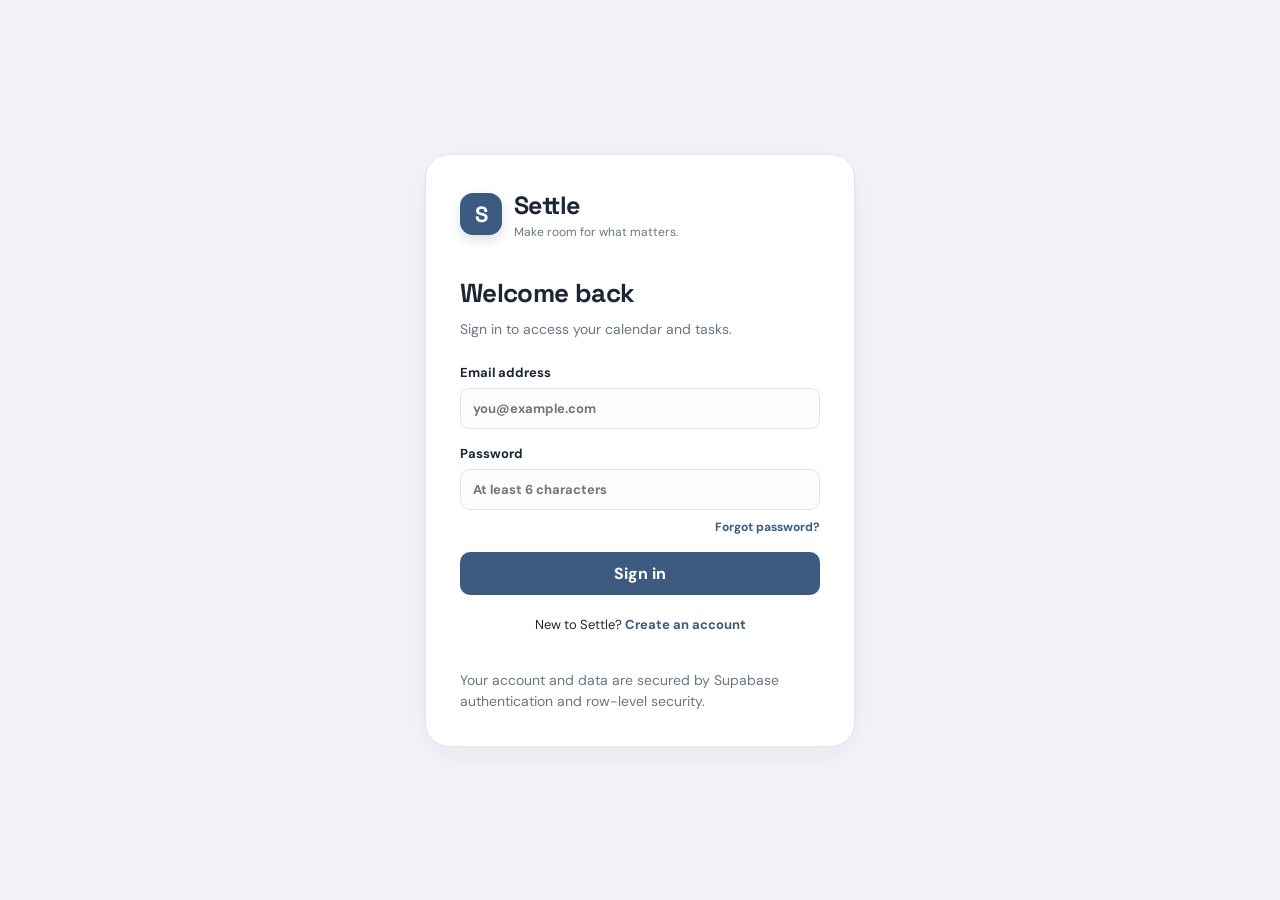
<file: index.html>
<!doctype html>
<html lang="en">
<head>
  <meta charset="utf-8" />
  <meta name="viewport" content="width=device-width, initial-scale=1" />
  <meta name="theme-color" content="#3d5a80" />
  <title>Settle — your time, in place</title>
  <link rel="preconnect" href="https://fonts.googleapis.com">
  <link href="https://fonts.googleapis.com/css2?family=DM+Sans:wght@400;500;600;700&family=Space+Grotesk:wght@500;600;700&display=swap" rel="stylesheet">
  <link rel="stylesheet" href="styles.css" />
</head>
<body>
  <div id="authScreen" class="auth-shell">
    <section class="auth-card">
      <div class="brand"><div class="brand-mark">S</div><div><h1>Settle</h1><p>Make room for what matters.</p></div></div>
      <h2 id="authHeading">Welcome back</h2>
      <p class="muted" id="authDescription">Sign in to access your calendar and tasks.</p>
      <form id="authForm" class="stack">
        <label>Email address<input id="authEmail" type="email" autocomplete="email" placeholder="you@example.com" required></label>
        <label>Password<input id="authPassword" type="password" autocomplete="current-password" minlength="6" placeholder="At least 6 characters" required></label>
        <button id="forgotLink" class="link-button tiny" type="button" style="justify-self:end;margin-top:-8px">Forgot password?</button>
        <button id="authSubmit" class="primary wide" type="submit">Sign in</button>
      </form>
      <p class="auth-switch"><span id="authSwitchText">New to Settle?</span> <button id="authSwitch" class="link-button" type="button">Create an account</button></p>
      <p id="authMessage" class="message" role="status"></p>
      <p class="tiny muted">Your account and data are secured by Supabase authentication and row-level security.</p>
    </section>
  </div>

  <div id="appShell" class="app-shell hidden">
    <aside class="sidebar">
      <div class="brand side-brand"><div class="brand-mark">S</div><div><h1>Settle</h1><p>Plan with a little more ease.</p></div></div>
      <div class="nav-label">WORKSPACE</div>
      <button class="nav-item active" data-view="calendar"><span>▦</span> Calendar</button>
      <button class="nav-item" data-view="board"><span>☷</span> Task board</button>
      <button class="nav-item" data-view="history"><span>↺</span> Completion history</button>
      <div class="sidebar-bottom"><div class="user-chip"><div class="avatar" id="userAvatar">S</div><div class="user-meta"><strong id="userEmail">Signed in</strong><span>Personal workspace</span></div></div><button id="signOutBtn" class="secondary wide">Sign out</button></div>
    </aside>

    <main class="main-content">
      <header class="topbar"><div><p class="eyebrow" id="viewEyebrow">YOUR WEEK</p><h2 id="viewTitle">Calendar</h2></div><div class="topbar-actions"><span id="syncStatus" class="sync-status">Connecting…</span><button id="newTaskTop" class="primary">＋ New task</button></div></header>

      <section id="taskComposer" class="panel composer hidden">
        <div class="panel-heading"><div><h3>Create a task</h3><p class="muted">Add it to your board now, and schedule it whenever you're ready.</p></div><button id="closeComposer" class="icon-button" aria-label="Close">×</button></div>
        <form id="taskForm" class="form-grid">
          <label class="span-2">Task name<input id="taskTitle" maxlength="180" placeholder="e.g. Study for ENSE 352" required></label>
          <label>First date<input id="taskDate" type="date"></label>
          <label>Status<select id="taskStatus"><option value="todo">To Do</option><option value="in_progress">In Progress</option><option value="done">Done</option></select></label>
          <label>Start time<select id="taskStart"></select></label>
          <label>End time<select id="taskEnd"></select></label>
          <label class="span-2">Repeat<select id="taskRepeat"><option value="none">Does not repeat</option><option value="weekly">Weekly on selected days</option></select></label>
          <fieldset id="repeatDaysField" class="span-2 hidden"><legend>Repeat on</legend><div class="weekday-picker" id="repeatDays"><label><input type="checkbox" value="1"> Mon</label><label><input type="checkbox" value="2"> Tue</label><label><input type="checkbox" value="3"> Wed</label><label><input type="checkbox" value="4"> Thu</label><label><input type="checkbox" value="5"> Fri</label><label><input type="checkbox" value="6"> Sat</label><label><input type="checkbox" value="0"> Sun</label></div><label class="end-date-label">Repeat until (optional)<input id="repeatUntil" type="date"></label><p class="tiny muted">Future occurrences stay scheduled even if an earlier one becomes overdue.</p></fieldset>
          <div class="form-actions span-2"><button id="cancelTask" class="secondary" type="button">Cancel</button><button class="primary" type="submit">Save task</button></div>
        </form>
      </section>

      <section id="calendarView" class="view-section">
        <div class="view-toolbar"><div class="week-navigation"><button id="prevWeek" class="icon-button" aria-label="Previous week">‹</button><strong id="weekLabel"></strong><button id="nextWeek" class="icon-button" aria-label="Next week">›</button><button id="todayBtn" class="secondary small">Today</button></div><p class="tiny muted">Drag a task to another day or time. Drag it back to Unscheduled to remove its date.</p></div>
        <div class="unscheduled-zone" id="unscheduledZone"><div><strong>Unscheduled</strong><span class="muted tiny">Drop tasks here to remove their scheduled date.</span></div><div id="unscheduledCards" class="unscheduled-cards"></div></div>
        <div class="calendar-scroll"><div id="calendarGrid" class="calendar-grid"></div></div>
      </section>

      <section id="boardView" class="view-section hidden">
        <div class="view-toolbar"><p class="muted">Move cards between columns to update their status. Recurring tasks are tracked one occurrence at a time.</p></div>
        <div class="kanban-board">
          <section class="kanban-column" data-status="todo"><header><h3>To Do</h3><span class="count">0</span></header><div class="kanban-cards" data-drop-status="todo"></div></section>
          <section class="kanban-column" data-status="in_progress"><header><h3>In Progress</h3><span class="count">0</span></header><div class="kanban-cards" data-drop-status="in_progress"></div></section>
          <section class="kanban-column" data-status="done"><header><h3>Done</h3><span class="count">0</span></header><div class="kanban-cards" data-drop-status="done"></div></section>
        </div>
      </section>

      <section id="historyView" class="view-section hidden">
        <div class="view-toolbar"><p class="muted">A record of completed task occurrences. Completing one recurring task does not complete future occurrences.</p></div>
        <div id="historyList" class="history-list"></div>
      </section>
      <div id="appMessage" class="app-message" role="status"></div>
    </main>
  </div>
  <script type="module" src="app.js"></script>
</body>
</html>
</file>
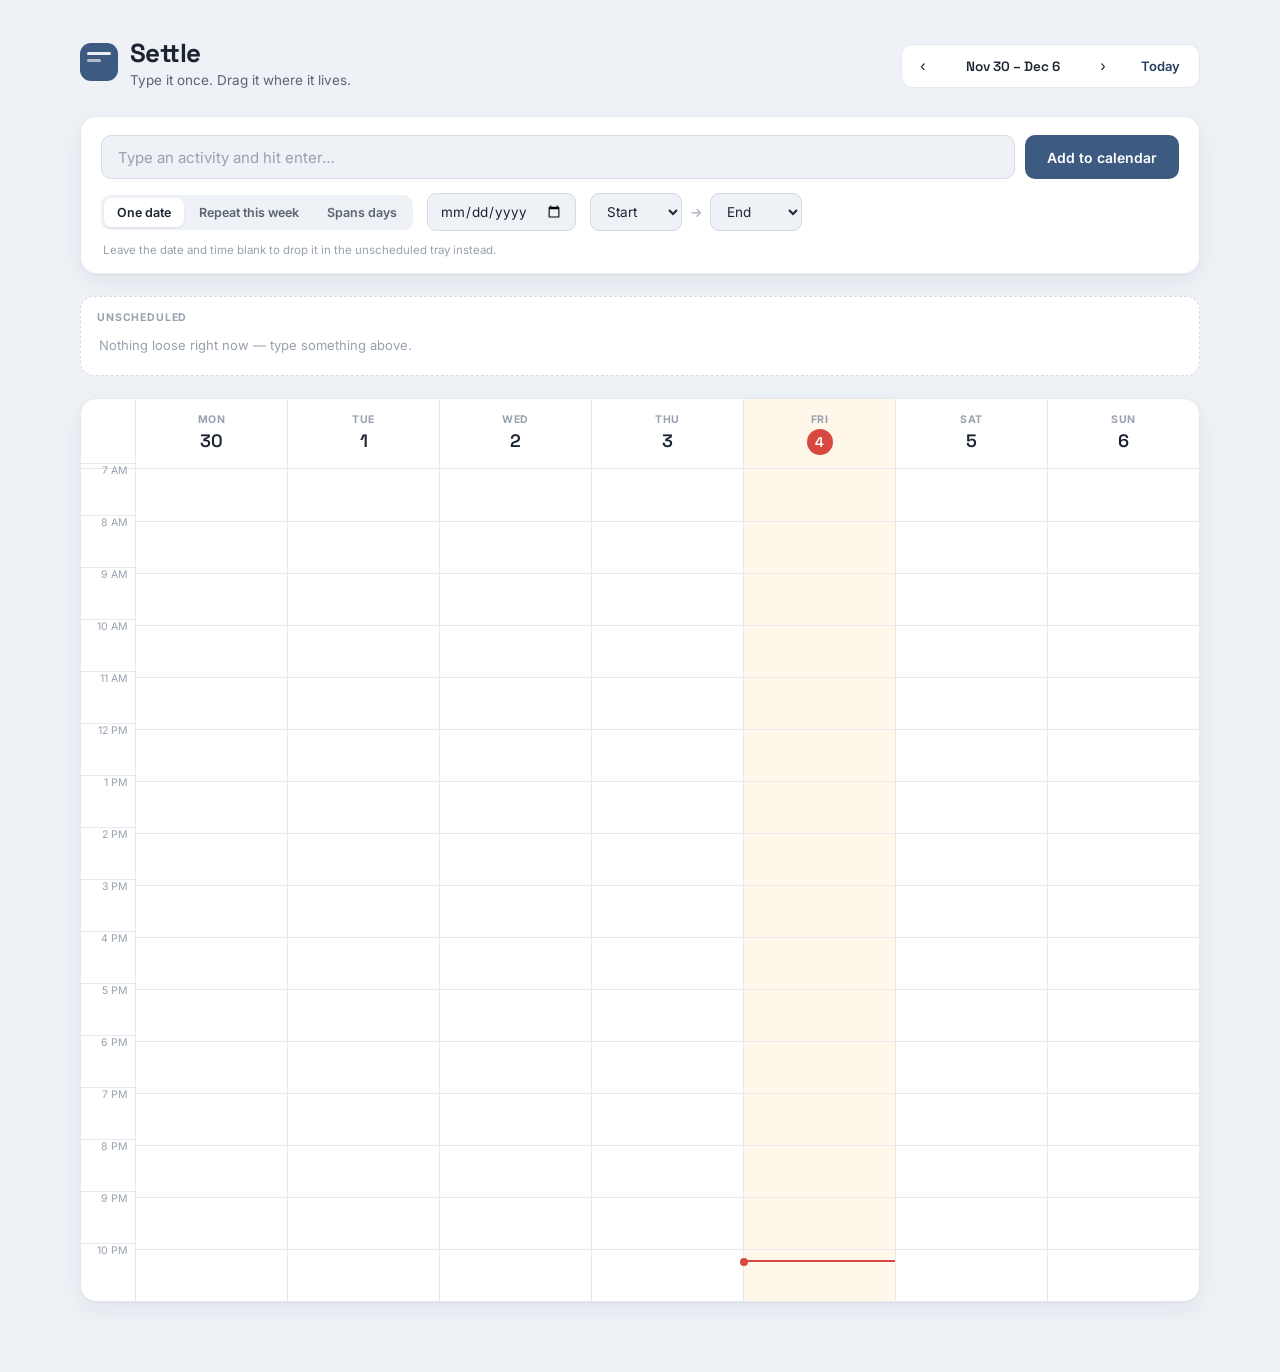
<file: settle.html>
<!DOCTYPE html>
<html lang="en">
<head>
<meta charset="UTF-8">
<meta name="viewport" content="width=device-width, initial-scale=1.0">
<title>Settle — a calendar that keeps up</title>
<style>
  @import url('https://fonts.googleapis.com/css2?family=Space+Grotesk:wght@500;600;700&family=Inter:wght@400;500;600&display=swap');

  :root{
    --bg:#EEF1F6;
    --ink:#1B2430;
    --sub:#5B6472;
    --faint:#98A1AE;
    --line:#D6DBE4;
    --line-soft:#E6E9F0;
    --card:#FFFFFF;
    --today-wash:#FFF8EA;
    --accent:#3D5A80;
    --accent-l:#E4EBF3;
    --accent-dark:#26415F;
    --now-line:#D9483F;

    --accent1:#3D5A80; --accent1-l:#E4EBF3;
    --accent2:#5C8A63; --accent2-l:#E7EFE6;
    --accent3:#C77B27; --accent3-l:#F6EADA;
    --accent4:#7C6992; --accent4-l:#ECE8F1;
    --accent5:#B2555F; --accent5-l:#F4E1E2;
    --accent6:#3E8E8E; --accent6-l:#E1EFEF;

    --shadow-card:0 1px 2px rgba(27,36,48,0.04), 0 8px 24px rgba(27,36,48,0.06);
    --shadow-pop:0 6px 20px rgba(27,36,48,0.14);
  }
  *{box-sizing:border-box;}
  body{
    margin:0;
    background:var(--bg);
    color:var(--ink);
    font-family:'Inter',sans-serif;
    padding:36px 32px 70px;
    -webkit-font-smoothing:antialiased;
  }
  .wrap{max-width:1120px;margin:0 auto;}

  header{
    display:flex;
    justify-content:space-between;
    align-items:flex-end;
    flex-wrap:wrap;
    gap:16px;
    margin-bottom:28px;
  }
  .brand{display:flex;align-items:center;gap:12px;}
  .brand .mark{
    width:38px;height:38px;
    border-radius:11px;
    background:var(--accent);
    position:relative;
    flex:none;
  }
  .brand .mark::before, .brand .mark::after{
    content:'';
    position:absolute;
    background:var(--card);
    border-radius:2px;
  }
  .brand .mark::before{ top:9px; left:7px; width:24px; height:3px; opacity:.9;}
  .brand .mark::after{ top:16px; left:7px; width:14px; height:3px; opacity:.6;}
  .brand h1{
    font-family:'Space Grotesk',sans-serif;
    font-size:26px;
    font-weight:700;
    margin:0;
    letter-spacing:-0.02em;
  }
  .brand p{
    margin:2px 0 0;
    color:var(--sub);
    font-size:13.5px;
  }
  .weeknav{
    display:flex;
    align-items:center;
    gap:8px;
    background:var(--card);
    border:1px solid var(--line-soft);
    border-radius:12px;
    padding:5px;
  }
  .weeknav button{
    background:transparent;
    border:none;
    border-radius:8px;
    width:32px;height:32px;
    font-size:16px;
    cursor:pointer;
    color:var(--ink);
    display:flex;align-items:center;justify-content:center;
  }
  .weeknav button:hover{background:var(--bg);}
  #todayBtn{width:auto;padding:0 14px;font-family:'Inter';font-size:13px;font-weight:600;color:var(--accent-dark);}
  #weekLabel{
    font-size:13.5px;
    font-weight:600;
    color:var(--ink);
    min-width:132px;
    text-align:center;
    font-family:'Space Grotesk';
  }

  .composer{
    background:var(--card);
    border:1px solid var(--line-soft);
    border-radius:16px;
    padding:18px 20px 16px;
    margin-bottom:22px;
    box-shadow:var(--shadow-card);
  }
  .composer-top{
    display:flex;
    gap:10px;
    margin-bottom:14px;
  }
  #newActivity{
    flex:1;
    height:44px;
    border-radius:10px;
    border:1px solid var(--line);
    background:var(--bg);
    padding:0 16px;
    font-size:15px;
    font-family:'Inter';
    color:var(--ink);
    outline:none;
    transition:border-color .12s, background .12s;
  }
  #newActivity:focus{border-color:var(--accent);background:var(--card);}
  #newActivity::placeholder{color:var(--faint);}

  #addBtn{
    height:44px;
    padding:0 22px;
    border-radius:10px;
    border:none;
    background:var(--accent);
    color:#fff;
    font-size:14px;
    font-weight:600;
    cursor:pointer;
    font-family:'Inter';
    flex:none;
    transition:background .12s, transform .08s;
  }
  #addBtn:hover{background:var(--accent-dark);}
  #addBtn:active{transform:scale(0.97);}

  .composer-row{
    display:flex;
    align-items:center;
    flex-wrap:wrap;
    gap:14px;
  }

  .segmented{
    display:flex;
    background:var(--bg);
    border-radius:9px;
    padding:3px;
    gap:2px;
    flex:none;
  }
  .segmented button{
    border:none;
    background:transparent;
    padding:7px 13px;
    font-size:12.5px;
    font-weight:600;
    font-family:'Inter';
    color:var(--sub);
    border-radius:7px;
    cursor:pointer;
    white-space:nowrap;
  }
  .segmented button.active{
    background:var(--card);
    color:var(--ink);
    box-shadow:0 1px 2px rgba(27,36,48,0.08);
  }

  .composer-field-group{
    display:flex;
    align-items:center;
    gap:8px;
  }
  #newDate, #newHourStart, #newHourEnd, #repeatUntil{
    height:38px;
    border-radius:9px;
    border:1px solid var(--line);
    background:var(--bg);
    padding:0 12px;
    font-size:13.5px;
    font-family:'Inter';
    color:var(--ink);
    outline:none;
    cursor:pointer;
  }
  #newDate:focus, #newHourStart:focus, #newHourEnd:focus, #repeatUntil:focus{border-color:var(--accent);}
  #newDate:invalid, #repeatUntil:invalid{color:var(--faint);}
  #newHourStart, #newHourEnd{min-width:92px;}
  .qa-arrow{color:var(--faint);font-size:13px;}

  .daypicker{
    display:flex;
    gap:5px;
  }
  .daypicker button{
    width:32px;height:32px;
    border-radius:50%;
    border:1px solid var(--line);
    background:var(--bg);
    color:var(--sub);
    font-size:11.5px;
    font-weight:700;
    cursor:pointer;
    font-family:'Inter';
    transition:all .1s;
  }
  .daypicker button:hover{border-color:var(--accent);color:var(--accent-dark);}
  .daypicker button.active{
    background:var(--accent);
    border-color:var(--accent);
    color:#fff;
  }

  .qa-hint{
    font-size:11.5px;
    color:var(--faint);
    margin:12px 2px 0;
  }

  .tray{
    background:var(--card);
    border:1px dashed var(--line);
    border-radius:14px;
    padding:14px 16px;
    margin-bottom:22px;
    min-height:60px;
    transition:background .15s, border-color .15s;
  }
  .tray.dragover{background:var(--accent-l);border-color:var(--accent);border-style:solid;}
  .tray-label{
    font-size:10.5px;
    text-transform:uppercase;
    letter-spacing:.08em;
    color:var(--faint);
    font-weight:700;
    display:block;
    margin-bottom:9px;
  }
  .tray-cards{
    display:flex;
    flex-wrap:wrap;
    gap:8px;
    min-height:28px;
  }
  .tray-empty{
    font-size:13px;
    color:var(--faint);
    padding:4px 2px;
  }

  .grid-wrap{
    overflow-x:auto;
    background:var(--card);
    border:1px solid var(--line-soft);
    border-radius:16px;
    padding:0;
    box-shadow:var(--shadow-card);
  }
  .banner-row{
    display:grid;
    grid-template-columns:54px repeat(7,minmax(122px,1fr));
    min-width:900px;
    border-bottom:1px solid var(--line-soft);
    padding:7px 0;
    row-gap:5px;
  }
  .banner-row:empty{display:none;padding:0;border-bottom:none;}
  .banner-pill{
    border-radius:999px;
    background:var(--c-l,var(--accent1-l));
    border-left:3px solid var(--c,var(--accent1));
    font-size:11px;
    font-weight:600;
    line-height:1;
    padding:5px 10px;
    color:#20242b;
    white-space:nowrap;
    overflow:hidden;
    text-overflow:ellipsis;
    margin:0 2px;
    display:flex;
    align-items:center;
    justify-content:space-between;
    gap:6px;
  }
  .banner-pill .x{
    font-size:10px;
    color:#8b93a0;
    opacity:0;
    cursor:pointer;
    flex:none;
  }
  .banner-pill:hover .x{opacity:1;}
  .banner-pill .x:hover{color:#c0392b;}
  .grid{
    display:grid;
    grid-template-columns:54px repeat(7,minmax(122px,1fr));
    min-width:900px;
    position:relative;
  }
  .corner{border-bottom:1px solid var(--line-soft);grid-row:1;grid-column:1;}
  .daycol-head{
    text-align:center;
    padding:14px 4px 13px;
    border-bottom:1px solid var(--line-soft);
    border-left:1px solid var(--line-soft);
    grid-row:1;
  }
  .daycol-head .dname{
    font-size:10.5px;
    color:var(--faint);
    text-transform:uppercase;
    letter-spacing:.06em;
    font-weight:700;
  }
  .daycol-head .dnum{
    font-family:'Space Grotesk';
    font-size:18px;
    font-weight:600;
    margin-top:3px;
    color:var(--ink);
  }
  .daycol-head.istoday{background:var(--today-wash);}
  .daycol-head.istoday .dnum{
    color:#fff;
    background:var(--now-line);
    width:26px;height:26px;
    border-radius:50%;
    display:flex;align-items:center;justify-content:center;
    margin:3px auto 0;
    font-size:14px;
  }

  .hour-label{
    font-size:10.5px;
    color:var(--faint);
    text-align:right;
    padding:0 8px 0 0;
    border-top:1px solid var(--line-soft);
    white-space:nowrap;
    grid-column:1;
    transform:translateY(-6px);
  }
  .daycol{
    position:relative;
    border-left:1px solid var(--line-soft);
    grid-column:auto;
  }
  .daycol.istoday{background:var(--today-wash);}
  .hourline{
    position:absolute;
    left:0;right:0;
    border-top:1px solid var(--line-soft);
    pointer-events:none;
  }
  .daycol.dragover{background:var(--accent-l);}

  .now-line{
    position:absolute;
    left:0;right:0;
    height:0;
    border-top:2px solid var(--now-line);
    z-index:4;
    pointer-events:none;
  }
  .now-line::before{
    content:'';
    position:absolute;
    left:-4px;top:-4px;
    width:8px;height:8px;
    border-radius:50%;
    background:var(--now-line);
  }

  .ev{
    position:absolute;
    left:3px;right:3px;
    background:var(--c-l,var(--accent1-l));
    border-left:3px solid var(--c,var(--accent1));
    border-radius:8px;
    padding:5px 8px;
    font-size:12px;
    font-weight:500;
    line-height:1.3;
    cursor:grab;
    color:#20242b;
    overflow:hidden;
    z-index:2;
    transition:box-shadow .1s;
  }
  .ev:hover{box-shadow:var(--shadow-pop);}
  .ev .evtime{
    display:block;
    font-size:10px;
    color:var(--sub);
    font-weight:500;
    margin-top:1px;
    opacity:.85;
  }
  .ev:active{cursor:grabbing;}
  .ev.dragging{opacity:.35;}
  .ev .x{
    position:absolute;
    top:3px;right:4px;
    font-size:11px;
    color:#8b93a0;
    opacity:0;
    cursor:pointer;
    line-height:1;
    padding:3px;
    border-radius:4px;
  }
  .ev:hover .x{opacity:1;}
  .ev .x:hover{color:#fff;background:#c0392b;}
  .resize-handle{
    position:absolute;
    left:0;right:0;bottom:0;
    height:8px;
    cursor:ns-resize;
    opacity:0;
    transition:opacity .12s;
  }
  .resize-handle::after{
    content:'';
    position:absolute;
    left:50%;bottom:2px;
    width:22px;height:3px;
    transform:translateX(-50%);
    border-radius:2px;
    background:var(--c,var(--accent1));
  }
  .ev:hover .resize-handle{opacity:.65;}
  .ev.resizing{z-index:5;box-shadow:var(--shadow-pop);}

  .traycard{
    background:var(--c-l,var(--accent1-l));
    border-left:3px solid var(--c,var(--accent1));
    border-radius:8px;
    padding:6px 10px;
    font-size:12.5px;
    font-weight:500;
    line-height:1.3;
    cursor:grab;
    position:relative;
    color:#20242b;
    word-break:break-word;
    max-width:220px;
    transition:box-shadow .1s;
  }
  .traycard:hover{box-shadow:var(--shadow-pop);}
  .traycard:active{cursor:grabbing;}
  .traycard.dragging{opacity:.35;}
  .traycard .x{
    margin-left:7px;
    font-size:11px;
    color:#8b93a0;
    opacity:0;
    cursor:pointer;
  }
  .traycard:hover .x{opacity:1;}
  .traycard .x:hover{color:#c0392b;}

  .ev.settle, .traycard.settle{
    animation:settle .32s cubic-bezier(.34,1.56,.64,1);
  }
  @keyframes settle{
    0%{transform:scale(.85);}
    60%{transform:scale(1.04);}
    100%{transform:scale(1);}
  }

  @media (max-width:640px){
    body{padding:22px 14px 56px;}
    header{flex-direction:column;align-items:flex-start;}
    .composer-top{flex-direction:column;}
    #addBtn{width:100%;}
    .composer-row{flex-direction:column;align-items:stretch;}
    .segmented{align-self:flex-start;}
  }
</style>
</head>
<body>
<div class="wrap">
  <header>
    <div class="brand">
      <div class="mark" aria-hidden="true"></div>
      <div>
        <h1>Settle</h1>
        <p>Type it once. Drag it where it lives.</p>
      </div>
    </div>
    <div class="weeknav">
      <button id="prevWeek" aria-label="Previous week">‹</button>
      <span id="weekLabel"></span>
      <button id="nextWeek" aria-label="Next week">›</button>
      <button id="todayBtn">Today</button>
    </div>
  </header>

  <div class="composer">
    <div class="composer-top">
      <input id="newActivity" placeholder="Type an activity and hit enter…" autocomplete="off">
      <button id="addBtn">Add to calendar</button>
    </div>
    <div class="composer-row">
      <div class="segmented" id="modeSwitch">
        <button type="button" data-mode="date" class="active">One date</button>
        <button type="button" data-mode="days">Repeat this week</button>
        <button type="button" data-mode="range">Spans days</button>
      </div>

      <div class="composer-field-group" id="dateField">
        <input id="newDate" type="date">
      </div>

      <div class="composer-field-group" id="daysField" style="display:none;">
        <div class="daypicker" id="dayPicker">
          <button type="button" data-day="0">M</button>
          <button type="button" data-day="1">T</button>
          <button type="button" data-day="2">W</button>
          <button type="button" data-day="3">T</button>
          <button type="button" data-day="4">F</button>
          <button type="button" data-day="5">S</button>
          <button type="button" data-day="6">S</button>
        </div>
        <span class="qa-arrow">until</span>
        <input id="repeatUntil" type="date" title="Repeat until this date (optional)">
      </div>

      <div class="composer-field-group" id="rangeField" style="display:none;">
        <input id="rangeStart" type="date" title="Starts">
        <span class="qa-arrow">→</span>
        <input id="rangeEnd" type="date" title="Ends">
      </div>

      <div class="composer-field-group" id="timeField">
        <select id="newHourStart"></select>
        <span class="qa-arrow">→</span>
        <select id="newHourEnd"></select>
      </div>
    </div>
    <p class="qa-hint" id="qaHint">Leave the date and time blank to drop it in the unscheduled tray instead.</p>
  </div>

  <div class="tray" id="tray">
    <span class="tray-label">Unscheduled</span>
    <div class="tray-cards" id="trayCards"></div>
  </div>

  <div class="grid-wrap">
    <div class="banner-row" id="bannerRow"></div>
    <div class="grid" id="grid"></div>
  </div>
</div>

<script>
const STORAGE_KEY = 'settle-events';
const START_HOUR = 7, END_HOUR = 22, BOUND_END = END_HOUR + 1;
const ROW_HEIGHT = 52;
const COLORS = [
  ['--accent1','--accent1-l'],
  ['--accent2','--accent2-l'],
  ['--accent3','--accent3-l'],
  ['--accent4','--accent4-l'],
  ['--accent5','--accent5-l'],
  ['--accent6','--accent6-l'],
];

/* ---- Optional cross-device sync ----
   Fill these in once you've created a free Supabase project (see the setup guide).
   Leave them blank and Settle just uses this browser's local storage, same as before. */
const SUPABASE_URL = 'https://qrbvzpepypblkrntnngq.supabase.co';
const SUPABASE_ANON_KEY = 'eyJhbGciOiJIUzI1NiIsInR5cCI6IkpXVCJ9.eyJpc3MiOiJzdXBhYmFzZSIsInJlZiI6InFyYnZ6cGVweXBibGtybnRubmdxIiwicm9sZSI6ImFub24iLCJpYXQiOjE3OTA3MzIyMTAsImV4cCI6MjEwNjMwODIxMH0.sh1qrj-_ItUg4EV5wOdubBF6jfc9Cm8hVhnSIabLhk0';

function supabaseReady(){ return !!(SUPABASE_URL && SUPABASE_ANON_KEY); }

function sbFetch(path, opts={}){
  return fetch(`${SUPABASE_URL}/rest/v1/${path}`, {
    ...opts,
    headers: {
      'apikey': SUPABASE_ANON_KEY,
      'Authorization': `Bearer ${SUPABASE_ANON_KEY}`,
      'Content-Type': 'application/json',
      ...(opts.headers||{})
    }
  });
}

let events = [];
let weekOffset = 0;
let dragId = null;
let addMode = 'date';
let selectedDays = new Set();

function uid(){ return 'e' + Date.now() + Math.random().toString(36).slice(2,7); }

function pad(n){ return n.toString().padStart(2,'0'); }
function dateKey(d){ return d.getFullYear()+'-'+pad(d.getMonth()+1)+'-'+pad(d.getDate()); }

function getMonday(offset){
  const d = new Date();
  d.setDate(d.getDate() + offset*7);
  const day = d.getDay();
  const diff = (day === 0 ? -6 : 1) - day;
  d.setDate(d.getDate() + diff);
  d.setHours(0,0,0,0);
  return d;
}

function weekDates(offset){
  const mon = getMonday(offset);
  const arr = [];
  for(let i=0;i<7;i++){
    const d = new Date(mon);
    d.setDate(mon.getDate()+i);
    arr.push(d);
  }
  return arr;
}

function fmtHour(h){
  const hourInt = Math.floor(h);
  const minutes = Math.round((h - hourInt) * 60);
  const period = hourInt < 12 || hourInt === 24 ? 'AM' : 'PM';
  let hh = hourInt % 12; if(hh===0) hh = 12;
  const mm = minutes === 0 ? '' : ':' + pad(minutes);
  return hh + mm + ' ' + period;
}

function fmtRange(startH, endH){
  return `${fmtHour(startH)} – ${fmtHour(endH)}`;
}

async function loadEvents(){
  try{
    const raw = localStorage.getItem(STORAGE_KEY);
    events = raw ? JSON.parse(raw) : [];
  }catch(e){
    events = [];
  }
  if(supabaseReady()){
    try{
      const res = await sbFetch('events?select=*');
      if(res.ok){
        const rows = await res.json();
        events = rows.map(r=>({
          id: r.id, text: r.text, date: r.date,
          hour: r.hour, endHour: r.endhour,
          rangeEnd: r.rangeend, groupId: r.groupid
        }));
      }
    }catch(e){
      console.error('could not reach Supabase, using local copy', e);
    }
  }
  events.forEach(ev=>{
    if(ev.date && !ev.rangeEnd && (ev.endHour === undefined || ev.endHour === null)){
      ev.endHour = Math.min(BOUND_END, ev.hour + 1);
    }
  });
}

async function saveEvents(){
  try{
    localStorage.setItem(STORAGE_KEY, JSON.stringify(events));
  }catch(e){
    console.error('local save failed', e);
  }
  if(!supabaseReady()) return;
  try{
    const existing = await sbFetch('events?select=id').then(r=>r.json());
    const localIds = new Set(events.map(e=>e.id));
    const toDelete = existing.map(r=>r.id).filter(id=>!localIds.has(id));
    if(toDelete.length){
      const list = toDelete.map(id=>`"${id}"`).join(',');
      await sbFetch(`events?id=in.(${list})`, { method:'DELETE' });
    }
    if(events.length){
      const rows = events.map(ev=>({
        id: ev.id, text: ev.text, date: ev.date || null,
        hour: ev.hour ?? null, endhour: ev.endHour ?? null,
        rangeend: ev.rangeEnd || null, groupid: ev.groupId || null
      }));
      await sbFetch('events?on_conflict=id', {
        method:'POST',
        headers:{ 'Prefer':'resolution=merge-duplicates,return=minimal' },
        body: JSON.stringify(rows)
      });
    }
  }catch(e){
    console.error('sync to Supabase failed, saved locally only', e);
  }
}

function colorFor(ev){
  if(!ev.colorIdx && ev.colorIdx !== 0){
    ev.colorIdx = Math.abs(hashStr(ev.text + ev.id)) % COLORS.length;
  }
  return COLORS[ev.colorIdx];
}
function hashStr(s){
  let h = 0;
  for(let i=0;i<s.length;i++){ h = (h<<5) - h + s.charCodeAt(i); h |= 0; }
  return h;
}

function escapeHtml(s){
  const d = document.createElement('div');
  d.textContent = s;
  return d.innerHTML;
}

function attachDrag(card, ev){
  card.draggable = true;
  card.addEventListener('dragstart', e=>{
    dragId = ev.id;
    card.classList.add('dragging');
    e.dataTransfer.effectAllowed = 'move';
  });
  card.addEventListener('dragend', ()=>{
    card.classList.remove('dragging');
    dragId = null;
  });
}

function makeTrayCard(ev, justSettled){
  const card = document.createElement('div');
  card.className = 'traycard' + (justSettled ? ' settle' : '');
  card.dataset.id = ev.id;
  const [c, cl] = colorFor(ev);
  card.style.setProperty('--c', `var(${c})`);
  card.style.setProperty('--c-l', `var(${cl})`);
  card.innerHTML = `${escapeHtml(ev.text)}<span class="x" title="Remove">✕</span>`;
  attachDrag(card, ev);
  card.querySelector('.x').addEventListener('click', async (e)=>{
    e.stopPropagation();
    events = events.filter(x=>x.id!==ev.id);
    await saveEvents();
    render();
  });
  return card;
}

function makeGridBlock(ev, lane, lanesTotal, justSettled){
  const card = document.createElement('div');
  card.className = 'ev' + (justSettled ? ' settle' : '');
  card.dataset.id = ev.id;
  const [c, cl] = colorFor(ev);
  card.style.setProperty('--c', `var(${c})`);
  card.style.setProperty('--c-l', `var(${cl})`);

  const top = (ev.hour - START_HOUR) * ROW_HEIGHT;
  const duration = Math.max(0.5, ev.endHour - ev.hour);
  const height = duration * ROW_HEIGHT - 2;
  card.style.top = top + 'px';
  card.style.height = height + 'px';
  const widthPct = 100 / lanesTotal;
  card.style.left = `calc(${lane * widthPct}% + 3px)`;
  card.style.width = `calc(${widthPct}% - 6px)`;
  card.style.right = 'auto';

  card.innerHTML = `${escapeHtml(ev.text)}<span class="evtime">${fmtRange(ev.hour, ev.endHour)}</span><span class="x" title="Remove">✕</span>`;
  attachDrag(card, ev);
  card.querySelector('.x').addEventListener('click', async (e)=>{
    e.stopPropagation();
    events = events.filter(x=>x.id!==ev.id);
    await saveEvents();
    render();
  });
  attachResizeHandle(card, ev);
  return card;
}

let resizeState = null;

function attachResizeHandle(card, ev){
  const handle = document.createElement('div');
  handle.className = 'resize-handle';
  handle.setAttribute('aria-hidden','true');
  handle.draggable = false;
  handle.addEventListener('dragstart', e=> e.preventDefault());
  handle.addEventListener('mousedown', e=> e.stopPropagation());
  handle.addEventListener('pointerdown', e=>{
    e.stopPropagation();
    e.preventDefault();
    const col = card.parentElement;
    if(!col) return;
    resizeState = { id: ev.id, col };
    card.classList.add('resizing');
    document.body.style.cursor = 'ns-resize';
    document.body.style.userSelect = 'none';
  });
  card.appendChild(handle);
}

document.addEventListener('pointermove', e=>{
  if(!resizeState) return;
  const rect = resizeState.col.getBoundingClientRect();
  const offsetY = e.clientY - rect.top;
  let hourPoint = START_HOUR + offsetY / ROW_HEIGHT;
  hourPoint = Math.round(hourPoint * 2) / 2;
  const ev = events.find(x=>x.id===resizeState.id);
  if(!ev) return;
  const minEnd = ev.hour + 0.5;
  ev.endHour = Math.max(minEnd, Math.min(BOUND_END, hourPoint));
  const card = document.querySelector(`.ev[data-id="${ev.id}"]`);
  if(card){
    const duration = Math.max(0.5, ev.endHour - ev.hour);
    card.style.height = (duration * ROW_HEIGHT - 2) + 'px';
    const timeEl = card.querySelector('.evtime');
    if(timeEl) timeEl.textContent = fmtRange(ev.hour, ev.endHour);
  }
});

document.addEventListener('pointerup', async ()=>{
  if(!resizeState) return;
  resizeState = null;
  document.body.style.cursor = '';
  document.body.style.userSelect = '';
  await saveEvents();
  render();
});

function layoutLanes(dayEvents){
  const sorted = [...dayEvents].sort((a,b)=> a.hour - b.hour || a.endHour - b.endHour);
  const laneEnds = [];
  sorted.forEach(ev=>{
    let placed = false;
    for(let i=0;i<laneEnds.length;i++){
      if(laneEnds[i] <= ev.hour){ ev._lane = i; laneEnds[i] = ev.endHour; placed = true; break; }
    }
    if(!placed){ ev._lane = laneEnds.length; laneEnds.push(ev.endHour); }
  });
  const lanesTotal = Math.max(1, laneEnds.length);
  sorted.forEach(ev=> ev._lanesTotal = lanesTotal);
  return sorted;
}

let lastPlacedId = null;

async function placeEvent(id, date, hour){
  const ev = events.find(e=>e.id===id);
  if(!ev) return;
  const duration = (ev.date && ev.endHour !== undefined && ev.endHour !== null) ? Math.max(0.5, ev.endHour - ev.hour) : 1;
  ev.date = date;
  ev.hour = Math.min(hour, BOUND_END - 0.5);
  ev.endHour = Math.min(BOUND_END, ev.hour + duration);
  lastPlacedId = id;
  await saveEvents();
  render();
}

function render(){
  renderHeader();
  renderTray();
  renderGrid();
  renderBanners();
}

function renderHeader(){
  const dates = weekDates(weekOffset);
  const first = dates[0], last = dates[6];
  const opts = {month:'short', day:'numeric'};
  const label = `${first.toLocaleDateString(undefined,opts)} – ${last.toLocaleDateString(undefined,opts)}`;
  document.getElementById('weekLabel').textContent = label;
}

function renderTray(){
  const wrap = document.getElementById('trayCards');
  wrap.innerHTML = '';
  const unscheduled = events.filter(e=>!e.date);
  if(unscheduled.length===0){
    const p = document.createElement('div');
    p.className = 'tray-empty';
    p.textContent = 'Nothing loose right now — type something above.';
    wrap.appendChild(p);
    return;
  }
  unscheduled.forEach(ev=>{
    wrap.appendChild(makeTrayCard(ev, false));
  });
}

function hourFromClientY(clientY, colEl){
  const rect = colEl.getBoundingClientRect();
  const offsetY = clientY - rect.top;
  let raw = START_HOUR + offsetY / ROW_HEIGHT;
  raw = Math.round(raw * 2) / 2;
  return Math.max(START_HOUR, Math.min(END_HOUR + 0.5, raw));
}

function renderGrid(){
  const grid = document.getElementById('grid');
  grid.innerHTML = '';
  const numHours = END_HOUR - START_HOUR + 1;
  grid.style.gridTemplateRows = `auto repeat(${numHours}, ${ROW_HEIGHT}px)`;
  const dates = weekDates(weekOffset);
  const now = new Date();
  const todayKey = dateKey(now);

  const corner = document.createElement('div');
  corner.className = 'corner';
  grid.appendChild(corner);

  const dayNames = ['Mon','Tue','Wed','Thu','Fri','Sat','Sun'];
  dates.forEach((d,i)=>{
    const head = document.createElement('div');
    const isToday = dateKey(d) === todayKey;
    head.className = 'daycol-head' + (isToday ? ' istoday' : '');
    head.style.gridColumn = (i+2);
    head.innerHTML = `<div class="dname">${dayNames[i]}</div><div class="dnum">${d.getDate()}</div>`;
    grid.appendChild(head);
  });

  for(let h=START_HOUR; h<=END_HOUR; h++){
    const lbl = document.createElement('div');
    lbl.className = 'hour-label';
    lbl.style.gridRow = (h - START_HOUR + 2);
    lbl.textContent = fmtHour(h);
    grid.appendChild(lbl);
  }

  dates.forEach((d,i)=>{
    const key = dateKey(d);
    const isToday = key === todayKey;
    const col = document.createElement('div');
    col.className = 'daycol' + (isToday ? ' istoday' : '');
    col.style.gridColumn = (i+2);
    col.style.gridRow = `2 / span ${numHours}`;
    col.dataset.date = key;

    for(let h=START_HOUR+1; h<=END_HOUR; h++){
      const line = document.createElement('div');
      line.className = 'hourline';
      line.style.top = ((h - START_HOUR) * ROW_HEIGHT) + 'px';
      col.appendChild(line);
    }

    if(isToday){
      const nowHour = now.getHours() + now.getMinutes()/60;
      if(nowHour >= START_HOUR && nowHour <= END_HOUR + 1){
        const nowLine = document.createElement('div');
        nowLine.className = 'now-line';
        nowLine.style.top = ((nowHour - START_HOUR) * ROW_HEIGHT) + 'px';
        col.appendChild(nowLine);
      }
    }

    col.addEventListener('dragover', e=>{ e.preventDefault(); col.classList.add('dragover'); });
    col.addEventListener('dragleave', ()=> col.classList.remove('dragover'));
    col.addEventListener('drop', async e=>{
      e.preventDefault();
      col.classList.remove('dragover');
      if(dragId){
        const hour = hourFromClientY(e.clientY, col);
        await placeEvent(dragId, key, hour);
      }
    });

    const dayEvents = layoutLanes(events.filter(ev=>ev.date===key && !ev.rangeEnd));
    dayEvents.forEach(ev=>{
      col.appendChild(makeGridBlock(ev, ev._lane, ev._lanesTotal, ev.id===lastPlacedId));
    });

    grid.appendChild(col);
  });
  lastPlacedId = null;
}

function parseKey(key){ return new Date(key + 'T00:00:00'); }
function daysBetween(fromKey, toKey){
  return Math.round((parseKey(toKey) - parseKey(fromKey)) / (24*60*60*1000));
}

function renderBanners(){
  const bannerRow = document.getElementById('bannerRow');
  bannerRow.innerHTML = '';
  const dates = weekDates(weekOffset);
  const weekStartKey = dateKey(dates[0]);
  const weekEndKey = dateKey(dates[6]);

  const spans = events
    .filter(ev=>ev.rangeEnd)
    .filter(ev=> ev.date <= weekEndKey && ev.rangeEnd >= weekStartKey)
    .map(ev=>{
      const startOffset = Math.max(0, daysBetween(weekStartKey, ev.date));
      const endOffset = Math.min(6, daysBetween(weekStartKey, ev.rangeEnd));
      return { ev, startOffset, endOffset };
    })
    .sort((a,b)=> a.startOffset - b.startOffset || a.endOffset - b.endOffset);

  const laneEnds = [];
  spans.forEach(s=>{
    let placed = false;
    for(let i=0;i<laneEnds.length;i++){
      if(laneEnds[i] <= s.startOffset){ s.lane = i; laneEnds[i] = s.endOffset + 1; placed = true; break; }
    }
    if(!placed){ s.lane = laneEnds.length; laneEnds.push(s.endOffset + 1); }
  });

  spans.forEach(s=>{
    const pill = document.createElement('div');
    pill.className = 'banner-pill';
    const [c, cl] = colorFor(s.ev);
    pill.style.setProperty('--c', `var(${c})`);
    pill.style.setProperty('--c-l', `var(${cl})`);
    pill.style.gridColumn = `${s.startOffset + 2} / ${s.endOffset + 3}`;
    pill.style.gridRow = s.lane + 1;
    pill.innerHTML = `<span>${escapeHtml(s.ev.text)}</span><span class="x" title="Remove">✕</span>`;
    pill.querySelector('.x').addEventListener('click', async ()=>{
      events = events.filter(x=>x.id!==s.ev.id);
      await saveEvents();
      render();
    });
    bannerRow.appendChild(pill);
  });
}


function setupTrayDrop(){
  const tray = document.getElementById('tray');
  tray.addEventListener('dragover', e=>{ e.preventDefault(); tray.classList.add('dragover'); });
  tray.addEventListener('dragleave', ()=> tray.classList.remove('dragover'));
  tray.addEventListener('drop', async e=>{
    e.preventDefault();
    tray.classList.remove('dragover');
    if(dragId){
      const ev = events.find(x=>x.id===dragId);
      if(ev){ ev.date = null; ev.hour = null; ev.endHour = null; await saveEvents(); render(); }
    }
  });
}

function populateHourSelects(){
  const startSel = document.getElementById('newHourStart');
  const endSel = document.getElementById('newHourEnd');
  startSel.innerHTML = '<option value="">Start</option>';
  for(let h=START_HOUR; h<=END_HOUR; h++){
    const opt = document.createElement('option');
    opt.value = h;
    opt.textContent = fmtHour(h);
    startSel.appendChild(opt);
  }
  endSel.innerHTML = '<option value="">End</option>';
  for(let h=START_HOUR+1; h<=BOUND_END; h++){
    const opt = document.createElement('option');
    opt.value = h;
    opt.textContent = fmtHour(h);
    endSel.appendChild(opt);
  }
}

function setMode(mode){
  addMode = mode;
  document.querySelectorAll('#modeSwitch button').forEach(b=>{
    b.classList.toggle('active', b.dataset.mode === mode);
  });
  document.getElementById('dateField').style.display = mode === 'date' ? 'flex' : 'none';
  document.getElementById('daysField').style.display = mode === 'days' ? 'flex' : 'none';
  document.getElementById('rangeField').style.display = mode === 'range' ? 'flex' : 'none';
  document.getElementById('timeField').style.display = mode === 'range' ? 'none' : 'flex';
  const hint = document.getElementById('qaHint');
  if(mode === 'date'){
    hint.textContent = 'Leave the date and time blank to drop it in the unscheduled tray instead.';
  } else if(mode === 'days'){
    hint.textContent = 'Pick one or more days and a time. Add an end date to repeat it weekly until then — otherwise it only repeats this week.';
  } else {
    hint.textContent = 'For something that runs for days, weeks, or months — it shows as a bar across the top of every week it touches.';
  }
}

function setupModeSwitch(){
  document.querySelectorAll('#modeSwitch button').forEach(btn=>{
    btn.addEventListener('click', ()=> setMode(btn.dataset.mode));
  });
}

function clearDayPicker(){
  selectedDays.clear();
  document.querySelectorAll('#dayPicker button').forEach(b=> b.classList.remove('active'));
}

function setupDayPicker(){
  document.querySelectorAll('#dayPicker button').forEach(btn=>{
    btn.addEventListener('click', ()=>{
      const day = parseInt(btn.dataset.day,10);
      if(selectedDays.has(day)){ selectedDays.delete(day); btn.classList.remove('active'); }
      else { selectedDays.add(day); btn.classList.add('active'); }
    });
  });
}

async function addActivity(){
  const input = document.getElementById('newActivity');
  const dateInput = document.getElementById('newDate');
  const startSel = document.getElementById('newHourStart');
  const endSel = document.getElementById('newHourEnd');
  const repeatUntilInput = document.getElementById('repeatUntil');
  const rangeStartInput = document.getElementById('rangeStart');
  const rangeEndInput = document.getElementById('rangeEnd');
  const text = input.value.trim();
  if(!text) return;

  const dateVal = dateInput.value || null;
  const startVal = startSel.value !== '' ? parseInt(startSel.value,10) : null;
  let endVal = endSel.value !== '' ? parseInt(endSel.value,10) : null;
  if(startVal !== null && (endVal === null || endVal <= startVal)){
    endVal = Math.min(BOUND_END, startVal + 1);
  }

  if(addMode === 'range'){
    const rStart = rangeStartInput.value || null;
    let rEnd = rangeEndInput.value || null;
    if(rStart){
      if(!rEnd || rEnd < rStart) rEnd = rStart;
      const ev = { id: uid(), text, date: rStart, rangeEnd: rEnd, hour: null, endHour: null };
      events.push(ev);
      const weekMonday = getMonday(0);
      weekOffset = Math.round((parseKey(rStart) - weekMonday) / (7*24*60*60*1000));
    }
  } else if(addMode === 'days' && selectedDays.size > 0){
    const groupId = uid();
    const hour = startVal !== null ? startVal : START_HOUR;
    const endHour = startVal !== null ? endVal : START_HOUR + 1;
    const seriesStart = getMonday(weekOffset);
    const repeatUntilVal = repeatUntilInput.value || null;
    let untilDate = null;
    if(repeatUntilVal){
      untilDate = new Date(repeatUntilVal + 'T23:59:59');
    }
    const MAX_WEEKS = 52;
    let weekIndex = 0;
    while(weekIndex < MAX_WEEKS){
      const dates = weekDates(weekOffset + weekIndex);
      if(untilDate && dates[0] > untilDate) break;
      selectedDays.forEach(dayIdx=>{
        const d = dates[dayIdx];
        if(untilDate && d > untilDate) return;
        events.push({ id: uid(), text, date: dateKey(d), hour, endHour, groupId });
      });
      if(!untilDate) break;
      weekIndex++;
    }
    lastPlacedId = null;
  } else if(addMode === 'date' && dateVal){
    const ev = { id: uid(), text, date: dateVal,
      hour: startVal !== null ? startVal : START_HOUR,
      endHour: startVal !== null ? endVal : START_HOUR + 1 };
    events.push(ev);
    lastPlacedId = ev.id;
    const weekMonday = getMonday(0);
    const evDate = new Date(dateVal + 'T00:00:00');
    weekOffset = Math.round((evDate - weekMonday) / (7*24*60*60*1000));
  } else {
    events.push({ id: uid(), text, date: null, hour: null, endHour: null });
  }

  input.value = '';
  dateInput.value = '';
  startSel.value = '';
  endSel.value = '';
  repeatUntilInput.value = '';
  rangeStartInput.value = '';
  rangeEndInput.value = '';
  clearDayPicker();
  await saveEvents();
  render();
  input.focus();
}

document.getElementById('addBtn').addEventListener('click', addActivity);
document.getElementById('newActivity').addEventListener('keydown', e=>{
  if(e.key === 'Enter') addActivity();
});
populateHourSelects();
setupModeSwitch();
setupDayPicker();
document.getElementById('prevWeek').addEventListener('click', ()=>{ weekOffset--; render(); });
document.getElementById('nextWeek').addEventListener('click', ()=>{ weekOffset++; render(); });
document.getElementById('todayBtn').addEventListener('click', ()=>{ weekOffset=0; render(); });

setupTrayDrop();
(async ()=>{
  await loadEvents();
  render();
})();
</script>
</body>
</html>
</file>
<file: styles.css>
:root{--bg:#f2f4f8;--paper:#fff;--ink:#1c2634;--muted:#6b7584;--line:#e0e5ed;--line2:#edf0f5;--accent:#3d5a80;--accent-dark:#29425f;--accent-soft:#e7edf5;--green:#477b58;--green-soft:#e5f0e7;--amber:#a9671d;--amber-soft:#fff0d9;--red:#b34e4e;--shadow:0 8px 30px rgba(25,38,55,.06);--radius:16px}*{box-sizing:border-box}body{margin:0;background:var(--bg);color:var(--ink);font-family:'DM Sans',sans-serif;-webkit-font-smoothing:antialiased}button,input,select{font:inherit}button{cursor:pointer}h1,h2,h3,p{margin-top:0}h1,h2,h3{font-family:'Space Grotesk',sans-serif;letter-spacing:-.025em}h1{font-size:25px;margin:0}h2{font-size:28px;margin:3px 0 0}h3{font-size:16px;margin:0}.hidden{display:none!important}.muted{color:var(--muted)}.tiny{font-size:12px}.primary,.secondary{border:0;border-radius:10px;padding:11px 16px;font-weight:700;transition:.15s}.primary{background:var(--accent);color:#fff}.primary:hover{background:var(--accent-dark)}.secondary{background:#eef1f6;color:var(--ink);border:1px solid var(--line)}.secondary:hover{background:#e4e9f0}.wide{width:100%}.small{padding:7px 12px;font-size:12px}.icon-button{border:1px solid var(--line);background:#fff;color:var(--ink);width:36px;height:36px;border-radius:10px;font-size:22px;display:inline-flex;align-items:center;justify-content:center}.icon-button:hover{background:#f5f7fa}.link-button{border:0;background:none;color:var(--accent);font-weight:700;padding:0}.brand{display:flex;align-items:center;gap:12px}.brand-mark{width:42px;height:42px;border-radius:13px;background:var(--accent);color:#fff;display:grid;place-items:center;font:700 22px 'Space Grotesk';box-shadow:0 5px 12px #3d5a8030}.brand p{font-size:12px;color:var(--muted);margin:3px 0 0}.auth-shell{min-height:100vh;display:grid;place-items:center;padding:24px}.auth-card{width:min(100%,430px);background:var(--paper);border:1px solid var(--line);border-radius:24px;padding:34px;box-shadow:var(--shadow)}.auth-card>.brand{margin-bottom:36px}.auth-card h2{font-size:26px}.auth-card>.muted{font-size:14px;line-height:1.5;margin:9px 0 24px}.stack{display:grid;gap:16px}.stack label,.form-grid>label,.end-date-label{display:grid;gap:7px;font-size:13px;font-weight:700}.stack input,.form-grid input,.form-grid select{width:100%;min-width:0;border:1px solid var(--line);background:#fbfcfe;border-radius:9px;padding:11px 12px;color:var(--ink);outline:none}.stack input:focus,.form-grid input:focus,.form-grid select:focus{border-color:var(--accent);box-shadow:0 0 0 3px #3d5a8017}.auth-switch{text-align:center;font-size:13px;margin:21px 0 5px}.message{font-size:13px;line-height:1.4;color:var(--red);min-height:18px}.auth-card .tiny{line-height:1.5;margin:14px 0 0}.app-shell{min-height:100vh;display:grid;grid-template-columns:250px minmax(0,1fr)}.sidebar{background:#fff;border-right:1px solid var(--line);padding:27px 17px 18px;display:flex;flex-direction:column;min-height:100vh;position:sticky;top:0;height:100vh}.side-brand{padding:0 9px 34px}.side-brand h1{font-size:23px}.nav-label,.eyebrow{font-size:10px;letter-spacing:.12em;font-weight:700;color:#929baa}.nav-label{padding:0 12px 11px}.nav-item{border:0;background:transparent;text-align:left;display:flex;align-items:center;gap:12px;padding:12px;border-radius:10px;color:#657081;font-weight:600;margin-bottom:4px}.nav-item span{font-size:19px;width:22px;text-align:center}.nav-item:hover,.nav-item.active{background:var(--accent-soft);color:var(--accent-dark)}.sidebar-bottom{margin-top:auto}.user-chip{display:flex;align-items:center;gap:10px;padding:14px 5px 17px;border-top:1px solid var(--line2);margin-bottom:8px;min-width:0}.avatar{width:36px;height:36px;border-radius:50%;background:#e5ebf4;color:var(--accent);font-weight:700;display:grid;place-items:center;flex:none}.user-meta{display:grid;gap:3px;min-width:0}.user-meta strong{font-size:12px;overflow:hidden;text-overflow:ellipsis;white-space:nowrap}.user-meta span{font-size:11px;color:var(--muted)}.sidebar-bottom .secondary{font-size:13px}.main-content{padding:32px clamp(18px,3vw,44px) 45px;min-width:0;max-width:1800px;width:100%;margin:0 auto}.topbar{display:flex;justify-content:space-between;align-items:center;gap:18px;margin-bottom:27px}.eyebrow{margin-bottom:7px}.topbar-actions{display:flex;align-items:center;gap:12px}.sync-status{font-size:12px;color:var(--muted)}.sync-status:before{content:'';display:inline-block;width:7px;height:7px;border-radius:50%;background:#75a581;margin-right:7px}.panel{background:#fff;border:1px solid var(--line);border-radius:var(--radius);padding:22px;margin-bottom:22px;box-shadow:var(--shadow)}.panel-heading{display:flex;justify-content:space-between;gap:20px;margin-bottom:20px}.panel-heading p{font-size:13px;margin:6px 0 0}.form-grid{display:grid;grid-template-columns:repeat(2,minmax(0,1fr));gap:15px}.span-2{grid-column:span 2}.form-grid fieldset{border:1px solid var(--line);border-radius:12px;padding:13px;margin:0}.form-grid legend{font-size:13px;font-weight:700;padding:0 5px}.weekday-picker{display:flex;flex-wrap:wrap;gap:7px;margin-bottom:14px}.weekday-picker label{font-size:12px;border:1px solid var(--line);border-radius:8px;padding:7px 9px;display:flex;align-items:center;gap:5px}.weekday-picker input{width:auto}.end-date-label{max-width:280px}.form-actions{display:flex;justify-content:flex-end;gap:9px}.view-toolbar{display:flex;justify-content:space-between;align-items:center;gap:14px;flex-wrap:wrap;margin-bottom:15px}.view-toolbar p{margin:0;line-height:1.5}.week-navigation{display:flex;align-items:center;gap:9px}.week-navigation strong{min-width:180px;text-align:center;font-family:'Space Grotesk';font-size:14px}.unscheduled-zone{border:1px dashed #cbd3df;background:#fafbfd;border-radius:14px;padding:13px 15px;margin-bottom:17px;min-height:86px}.unscheduled-zone.drag-over{border-color:var(--accent);background:var(--accent-soft)}.unscheduled-zone>div:first-child{display:flex;align-items:baseline;gap:11px;margin-bottom:10px}.unscheduled-zone strong{font-size:12px}.unscheduled-cards{display:flex;flex-wrap:wrap;gap:8px;min-height:20px}.empty-inline{font-size:12px;color:#9aa3b0;padding:2px}.calendar-scroll{overflow-x:auto;border:1px solid var(--line);border-radius:15px;background:#fff;box-shadow:var(--shadow)}.calendar-grid{display:grid;grid-template-columns:60px repeat(7,minmax(130px,1fr));min-width:1000px;position:relative}.calendar-corner{grid-column:1;grid-row:1;border-bottom:1px solid var(--line2)}.day-header{text-align:center;padding:14px 4px 12px;border-left:1px solid var(--line2);border-bottom:1px solid var(--line);background:#fff}.day-header .day-name{font-size:10px;color:#8b95a4;letter-spacing:.08em;text-transform:uppercase;font-weight:700}.day-header .day-number{font:600 19px 'Space Grotesk';margin-top:5px}.day-header.today{background:#fff8eb}.day-header.today .day-number{background:var(--accent);color:#fff;border-radius:50%;width:29px;height:29px;display:grid;place-items:center;margin:2px auto 0;font-size:14px}.hour-label{font-size:10px;color:#8e98a7;text-align:right;padding:0 8px 0 0;transform:translateY(-6px);border-top:1px solid var(--line2);grid-column:1}.day-column{position:relative;border-left:1px solid var(--line2);grid-row:2/span 16;min-height:832px}.day-column.today{background:#fffaf2}.day-column.drag-over{background:#eaf0f8}.hour-line{position:absolute;left:0;right:0;border-top:1px solid var(--line2);pointer-events:none}.calendar-event{position:absolute;z-index:2;left:4px;right:4px;border-radius:8px;border-left:3px solid var(--event-color,#3d5a80);background:var(--event-bg,#e7edf5);padding:7px 8px;overflow:hidden;cursor:grab;user-select:none;color:#26313f;font-size:12px;line-height:1.3}.calendar-event:active{cursor:grabbing}.calendar-event.dragging,.task-card.dragging{opacity:.4}.event-title{font-weight:700;display:block;padding-right:12px;overflow-wrap:anywhere}.event-time{font-size:10px;color:#667284;display:block;margin-top:4px}.event-status{display:inline-block;font-size:9px;margin-top:5px;padding:2px 5px;border-radius:5px;background:#ffffff9c}.event-delete{position:absolute;right:4px;top:3px;border:0;background:transparent;color:#77808d;opacity:0;font-size:14px;padding:1px 3px}.calendar-event:hover .event-delete{opacity:1}.event-delete:hover{color:var(--red)}.resize-handle{position:absolute;bottom:0;left:0;right:0;height:7px;cursor:ns-resize}.resize-handle:after{content:'';position:absolute;left:50%;bottom:2px;transform:translateX(-50%);width:22px;height:3px;border-radius:2px;background:var(--event-color)}.overdue-tag{font-size:10px;color:var(--red);font-weight:700}.kanban-board{display:grid;grid-template-columns:repeat(3,minmax(220px,1fr));gap:15px;align-items:start}.kanban-column{background:#edf0f5;border:1px solid #e3e7ee;border-radius:14px;padding:12px;min-height:380px}.kanban-column>header{display:flex;align-items:center;justify-content:space-between;padding:5px 3px 13px;margin-bottom:3px}.kanban-column>header h3{font-size:14px}.count{font-size:11px;font-weight:700;color:var(--muted);background:#fff;border-radius:20px;padding:4px 8px}.kanban-cards{display:grid;gap:9px;min-height:300px;border-radius:10px}.kanban-cards.drag-over{background:#dfe7f2}.task-card{position:relative;background:#fff;border:1px solid #e3e7ee;border-radius:11px;padding:12px;box-shadow:0 2px 6px #1c26340a;cursor:grab}.task-card:active{cursor:grabbing}.task-card h4{font-size:13px;line-height:1.4;margin:0 22px 8px}.task-card .card-meta{font-size:11px;color:var(--muted);display:flex;flex-wrap:wrap;gap:6px;line-height:1.4}.task-card .card-meta span{background:#f3f5f8;padding:4px 6px;border-radius:5px}.task-card .card-actions{display:flex;justify-content:space-between;align-items:center;gap:5px;margin-top:11px}.task-card select{font-size:11px;padding:5px 6px;border:1px solid var(--line);border-radius:6px;max-width:140px;background:#fff}.mini-delete{border:0;background:transparent;color:#8b94a1;font-size:15px}.mini-delete:hover{color:var(--red)}.task-card.overdue{border-color:#e6b8b8}.history-list{display:grid;gap:9px}.history-item{display:flex;align-items:center;justify-content:space-between;gap:15px;background:#fff;border:1px solid var(--line);border-radius:12px;padding:14px 16px}.history-item strong{font-size:13px}.history-item p{margin:5px 0 0;font-size:11px;color:var(--muted)}.history-check{width:30px;height:30px;display:grid;place-items:center;background:var(--green-soft);color:var(--green);border-radius:50%;flex:none}.empty-state{border:1px dashed #d2d9e3;border-radius:12px;padding:30px;text-align:center;color:var(--muted);font-size:13px;background:#ffffff9c}.app-message{position:fixed;right:22px;bottom:20px;z-index:10;max-width:min(420px,calc(100vw - 44px));padding:12px 16px;border-radius:11px;background:#26313f;color:#fff;font-size:13px;line-height:1.4;box-shadow:var(--shadow);opacity:0;transform:translateY(8px);pointer-events:none;transition:.2s}.app-message.show{opacity:1;transform:translateY(0)}.app-message.error{background:#8f3333}
@media(max-width:1000px){.app-shell{grid-template-columns:205px minmax(0,1fr)}.sidebar{padding:22px 12px}.side-brand{padding-left:5px}.kanban-board{grid-template-columns:1fr}.kanban-column{min-height:0}.kanban-cards{min-height:80px}.main-content{padding:25px 20px 40px}}
@media(max-width:650px){.app-shell{display:block}.sidebar{position:static;height:auto;min-height:0;padding:14px;display:block;border-right:0;border-bottom:1px solid var(--line)}.side-brand{padding:0 0 15px}.nav-label,.sidebar-bottom{display:none}.sidebar .nav-item{display:inline-flex;width:auto;padding:9px 10px;margin:0 3px 0 0;font-size:12px}.nav-item span{font-size:15px;width:auto}.main-content{padding:22px 13px 40px}.topbar{align-items:flex-start}.topbar h2{font-size:24px}.topbar-actions{align-items:flex-end;flex-direction:column;gap:7px}.topbar-actions .primary{padding:9px 11px;font-size:12px}.sync-status{font-size:10px}.panel{padding:15px}.form-grid{grid-template-columns:1fr}.span-2{grid-column:span 1}.view-toolbar{align-items:flex-start}.week-navigation strong{min-width:135px;font-size:12px}.calendar-grid{min-width:970px}.auth-card{padding:25px}.history-item{align-items:flex-start}.history-item .muted{max-width:150px;text-align:right}}
.calendar-event.is-done{opacity:.62;filter:saturate(.72)}
</file>
